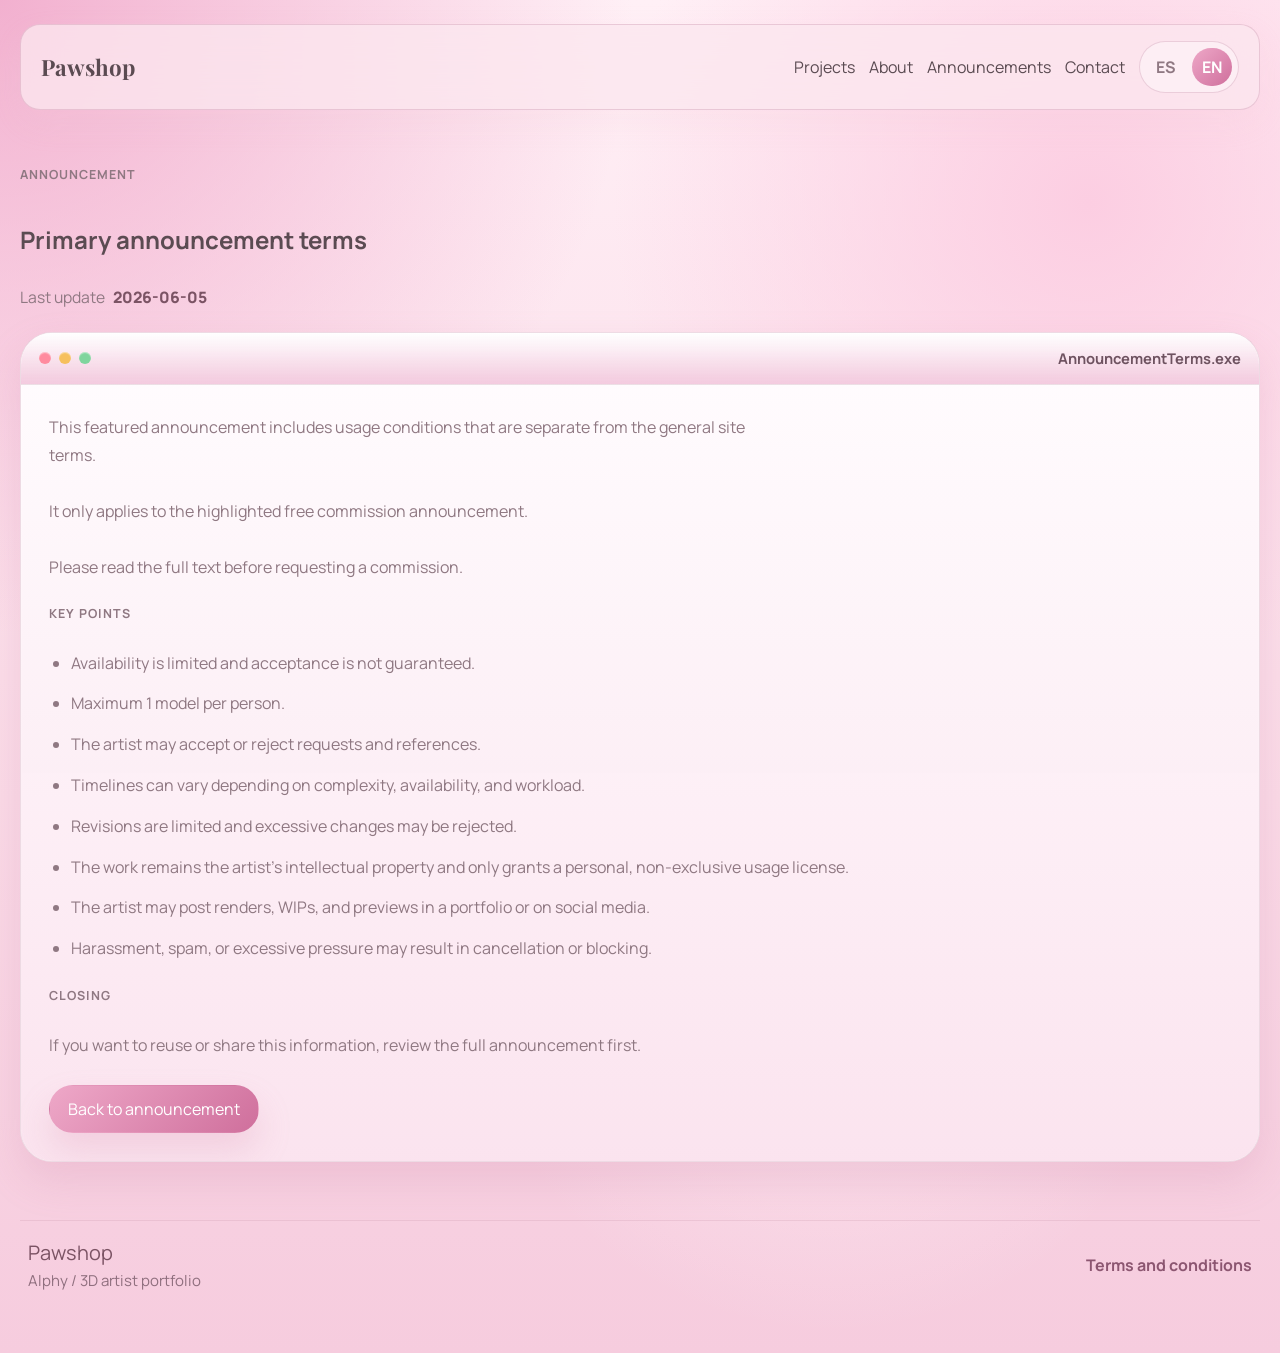
<file: announcement-terms.html>
<!DOCTYPE html>
<html lang="en">
  <head>
    <meta charset="UTF-8" />
    <meta name="viewport" content="width=device-width, initial-scale=1.0" />
    <title>Terminos del comunicado | Pawshop</title>
    <meta
      name="description"
      content="Terminos del comunicado principal del portfolio de Pawshop."
    />
    <link rel="preconnect" href="https://fonts.googleapis.com" />
    <link rel="preconnect" href="https://fonts.gstatic.com" crossorigin />
    <link
      href="https://fonts.googleapis.com/css2?family=Manrope:wght@400;500;600;700;800&family=Playfair+Display:wght@500;600;700;800&display=swap"
      rel="stylesheet"
    />
    <link rel="stylesheet" href="./styles.css?v=21" />
  </head>
  <body>
    <div class="page-shell terms-shell">
      <header class="topbar">
        <a class="brand" href="./index.html">Pawshop</a>
        <nav class="nav">
          <a href="./index.html#proyectos" data-i18n="nav.projects">Proyectos</a>
          <a href="./index.html#sobre-mi" data-i18n="nav.about">Sobre mi</a>
          <a href="./index.html#comunicados" data-i18n="nav.announcements">Comunicados</a>
          <a href="./index.html#contacto" data-i18n="nav.contact">Contacto</a>
          <button class="lang-toggle" type="button" id="lang-toggle" aria-label="Cambiar idioma">
            <span data-lang-option="es">ES</span>
            <span data-lang-option="en">EN</span>
          </button>
        </nav>
      </header>

      <main class="terms-main">
        <section class="terms-hero reveal">
          <p class="eyebrow" data-i18n="announcementTermsPage.eyebrow">Comunicado</p>
          <h1 id="announcement-terms-title">Terminos del comunicado principal</h1>
          <p class="terms-updated">
            <span data-i18n="announcementTermsPage.updated">Ultima actualizacion</span>
            <strong id="announcement-terms-updated-at">2026-05-27</strong>
          </p>
        </section>

        <section class="terms-card window-shell reveal">
          <div class="window-header">
            <div class="window-controls" aria-hidden="true">
              <span class="control control-close"></span>
              <span class="control control-minimize"></span>
              <span class="control control-expand"></span>
            </div>
            <p class="window-title" data-i18n="announcementTermsPage.window">AnnouncementTerms.exe</p>
          </div>
          <div class="window-body terms-body">
            <p id="announcement-terms-intro" class="terms-intro"></p>
            <div class="terms-section">
              <p class="eyebrow" data-i18n="announcementTermsPage.points">Puntos clave</p>
              <ul id="announcement-terms-points" class="terms-points"></ul>
            </div>
            <div class="terms-section">
              <p class="eyebrow" data-i18n="announcementTermsPage.closing">Cierre</p>
              <p id="announcement-terms-closing" class="terms-closing"></p>
            </div>
            <div class="terms-actions">
              <a class="button primary" href="./index.html#comunicados" data-i18n="announcementTermsPage.back">
                Volver al comunicado
              </a>
            </div>
          </div>
        </section>
      </main>

      <footer class="site-footer">
        <div class="site-footer-copy">
          <p class="site-footer-brand">Pawshop</p>
          <p class="site-footer-note">Alphy / 3D artist portfolio</p>
        </div>
        <div class="site-footer-links">
          <a href="./terms.html" data-i18n="footer.terms">Terminos y condiciones</a>
        </div>
      </footer>
    </div>

    <script src="./announcement-terms.js?v=2"></script>
  </body>
</html>
</file>
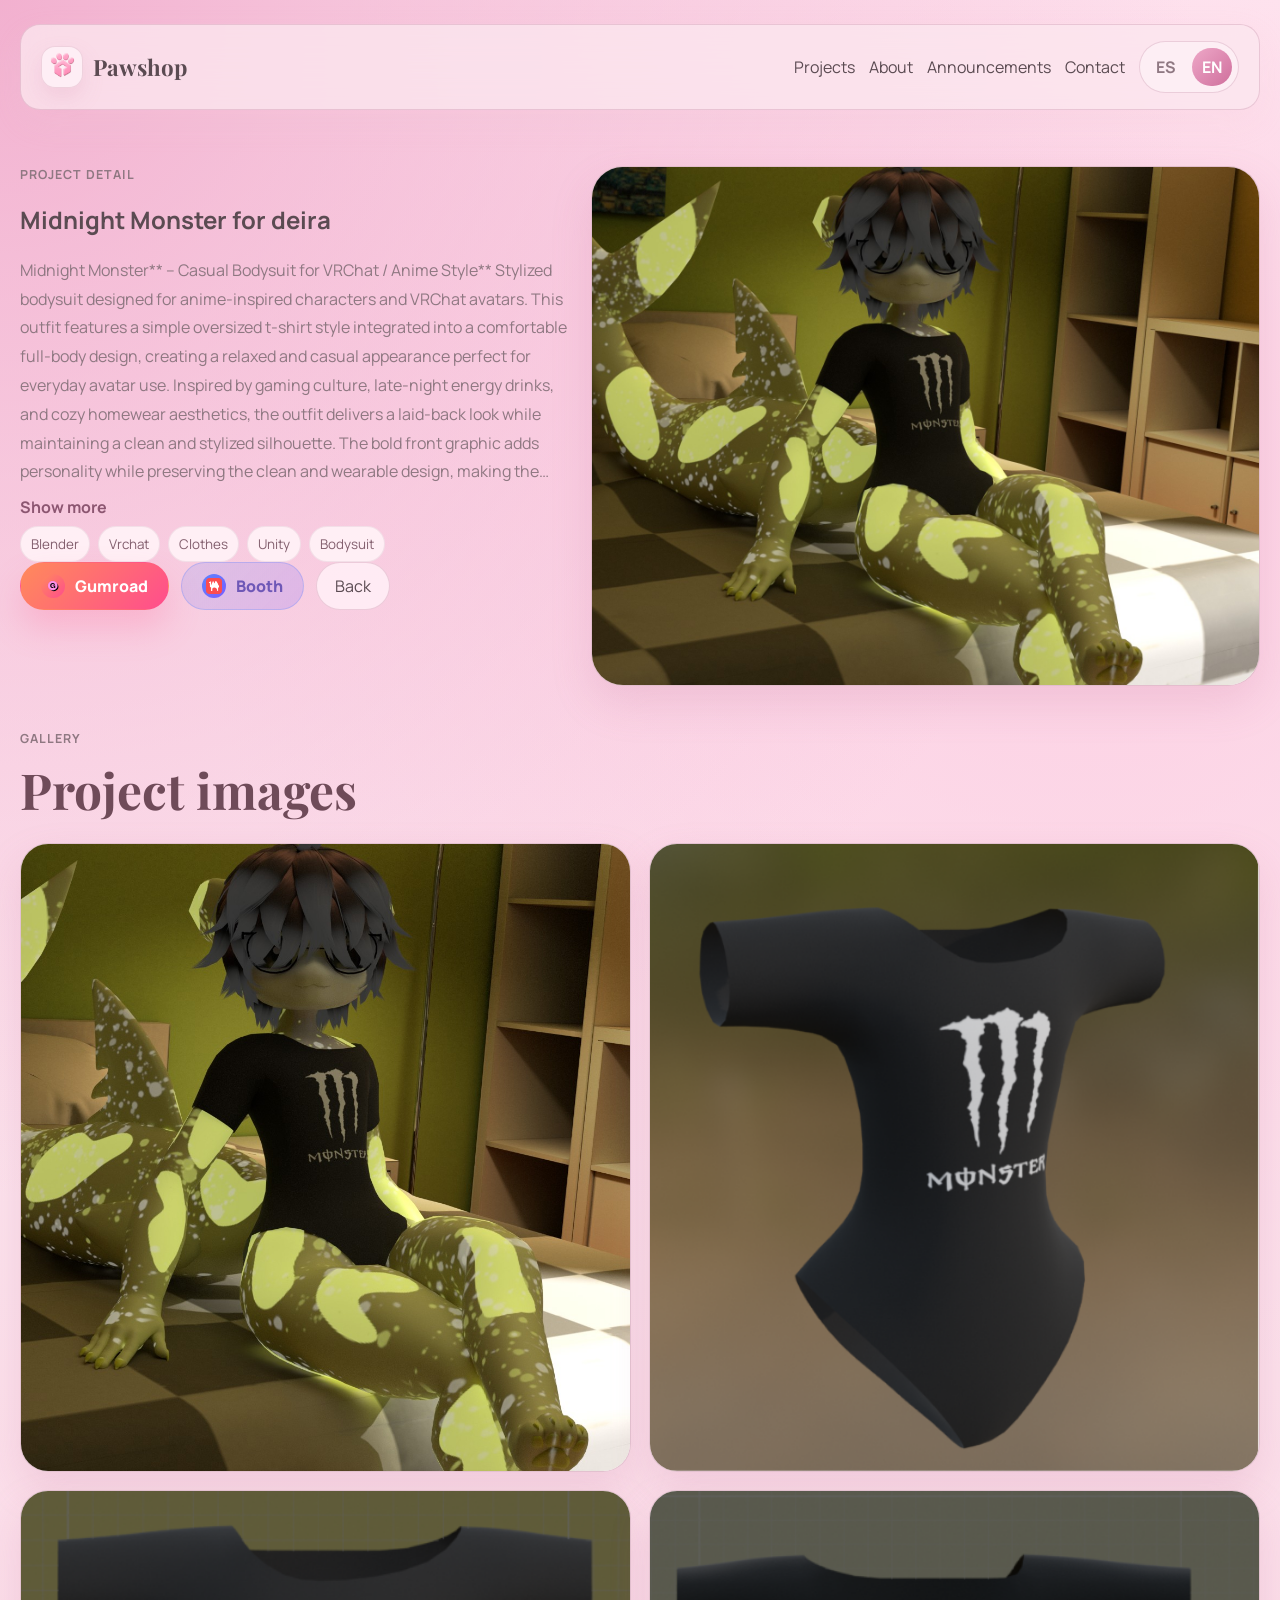
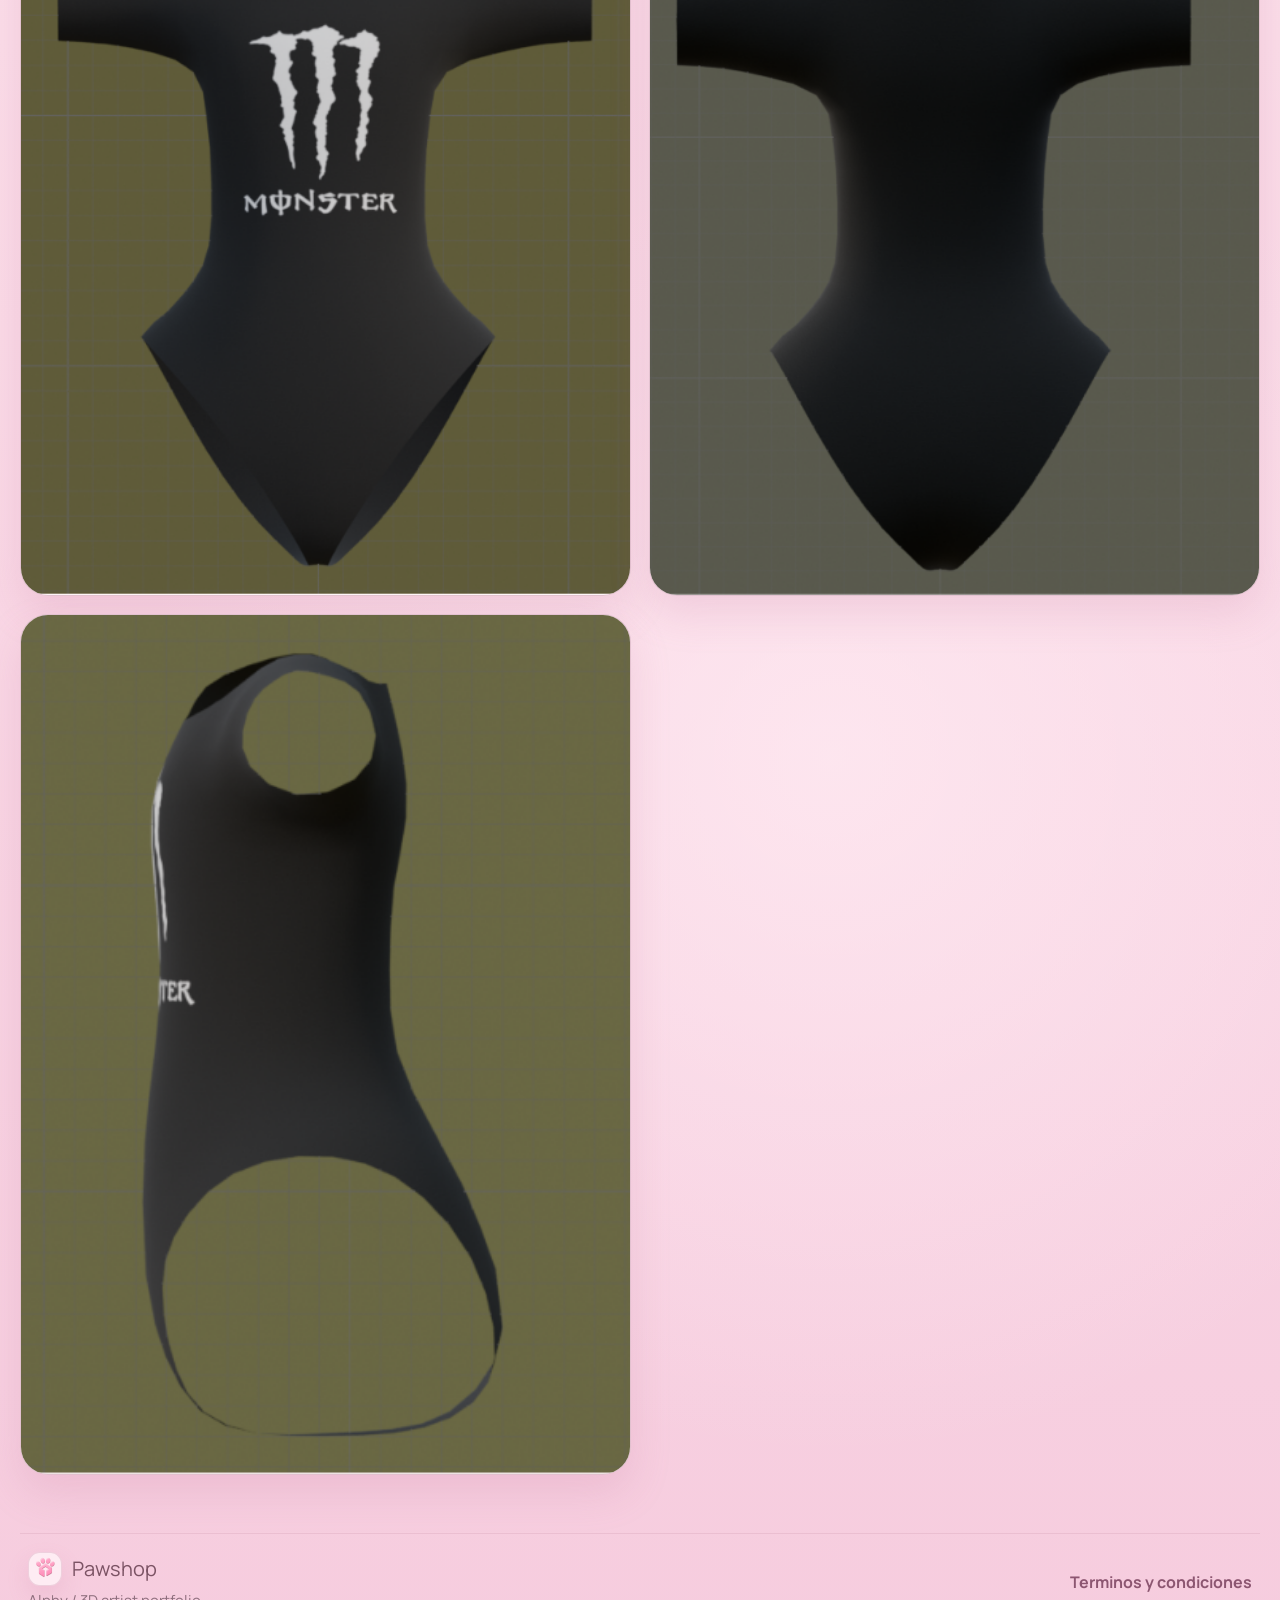
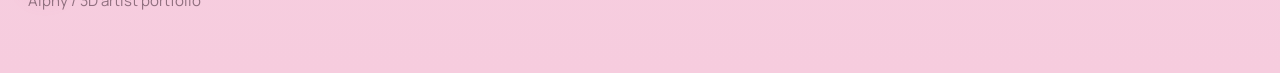
<file: project.html>
<!DOCTYPE html>
<html lang="en">
  <head>
    <meta charset="UTF-8" />
    <meta name="viewport" content="width=device-width, initial-scale=1.0" />
    <title>Proyecto | Alphy</title>
    <meta
      name="description"
      content="Detalle de proyecto del portfolio de Alphy."
    />
    <link rel="preconnect" href="https://fonts.googleapis.com" />
    <link rel="preconnect" href="https://fonts.gstatic.com" crossorigin />
    <link
      href="https://fonts.googleapis.com/css2?family=Manrope:wght@400;500;600;700;800&family=Playfair+Display:wght@500;600;700;800&display=swap"
      rel="stylesheet"
    />
    <link rel="icon" type="image/png" href="./images/brand/pawshop-logo.png" />
    <link rel="apple-touch-icon" href="./images/brand/pawshop-logo.png" />
    <link rel="stylesheet" href="./styles.css?v=21" />
  </head>
  <body>
    <div class="page-shell project-shell">
      <header class="topbar">
        <a class="brand" href="./index.html" aria-label="Pawshop">
          <span class="brand-mark" aria-hidden="true">
            <img src="./images/brand/pawshop-logo.png" alt="" />
          </span>
          <span class="brand-text">Pawshop</span>
        </a>
        <nav class="nav">
          <a href="./index.html#proyectos" data-i18n="nav.projects">Proyectos</a>
          <a href="./index.html#sobre-mi" data-i18n="nav.about">Sobre mi</a>
          <a href="./index.html#comunicados" data-i18n="nav.announcements">Comunicados</a>
          <a href="./index.html#contacto" data-i18n="nav.contact">Contacto</a>
          <button class="lang-toggle" type="button" id="lang-toggle" aria-label="Cambiar idioma">
            <span data-lang-option="es">ES</span>
            <span data-lang-option="en">EN</span>
          </button>
        </nav>
      </header>

      <main class="project-detail" id="project-detail">
        <section class="project-detail-hero">
          <div class="project-detail-copy reveal">
            <p class="eyebrow" data-i18n="detail.eyebrow">Project Detail</p>
            <h1 id="detail-title">Cargando proyecto...</h1>
            <div class="project-detail-text">
              <p class="project-detail-description is-collapsed" id="detail-description"></p>
              <button class="project-toggle" id="detail-description-toggle" type="button">
                Show more
              </button>
            </div>
            <div class="project-tags" id="detail-tags"></div>
            <div class="hero-actions">
              <a class="button primary" id="detail-gumroad-link" href="#" target="_blank" rel="noreferrer">
                <span class="store-mark store-mark-gumroad" aria-hidden="true">
                  <img src="./images/brand/gumroad.svg" alt="" />
                </span>
                <span data-i18n="detail.gumroad">View Gumroad</span>
              </a>
              <a class="button ghost" id="detail-booth-link" href="#" target="_blank" rel="noreferrer">
                <span class="store-mark store-mark-booth" aria-hidden="true">
                  <img src="./images/brand/booth.svg" alt="" />
                </span>
                <span data-i18n="detail.booth">View Booth</span>
              </a>
              <a class="button ghost" href="./index.html#proyectos" data-i18n="detail.back">Volver</a>
            </div>
          </div>
          <div class="project-detail-cover reveal" id="detail-cover"></div>
        </section>

        <section class="project-gallery-section reveal">
          <div class="section-heading">
            <p class="eyebrow" data-i18n="detail.galleryEyebrow">Gallery</p>
            <h2 data-i18n="detail.galleryTitle">Imagenes del proyecto</h2>
          </div>
          <div class="project-gallery-grid" id="detail-gallery"></div>
        </section>
      </main>

      <footer class="site-footer">
        <div class="site-footer-copy">
          <p class="site-footer-brand">
            <span class="brand-mark" aria-hidden="true">
              <img src="./images/brand/pawshop-logo.png" alt="" />
            </span>
            <span class="brand-text">Pawshop</span>
          </p>
          <p class="site-footer-note">Alphy / 3D artist portfolio</p>
        </div>
        <div class="site-footer-links">
          <a href="./terms.html" data-i18n="footer.terms">Terminos y condiciones</a>
        </div>
      </footer>
    </div>

    <script src="./project-detail.js?v=3"></script>
  </body>
</html>
</file>
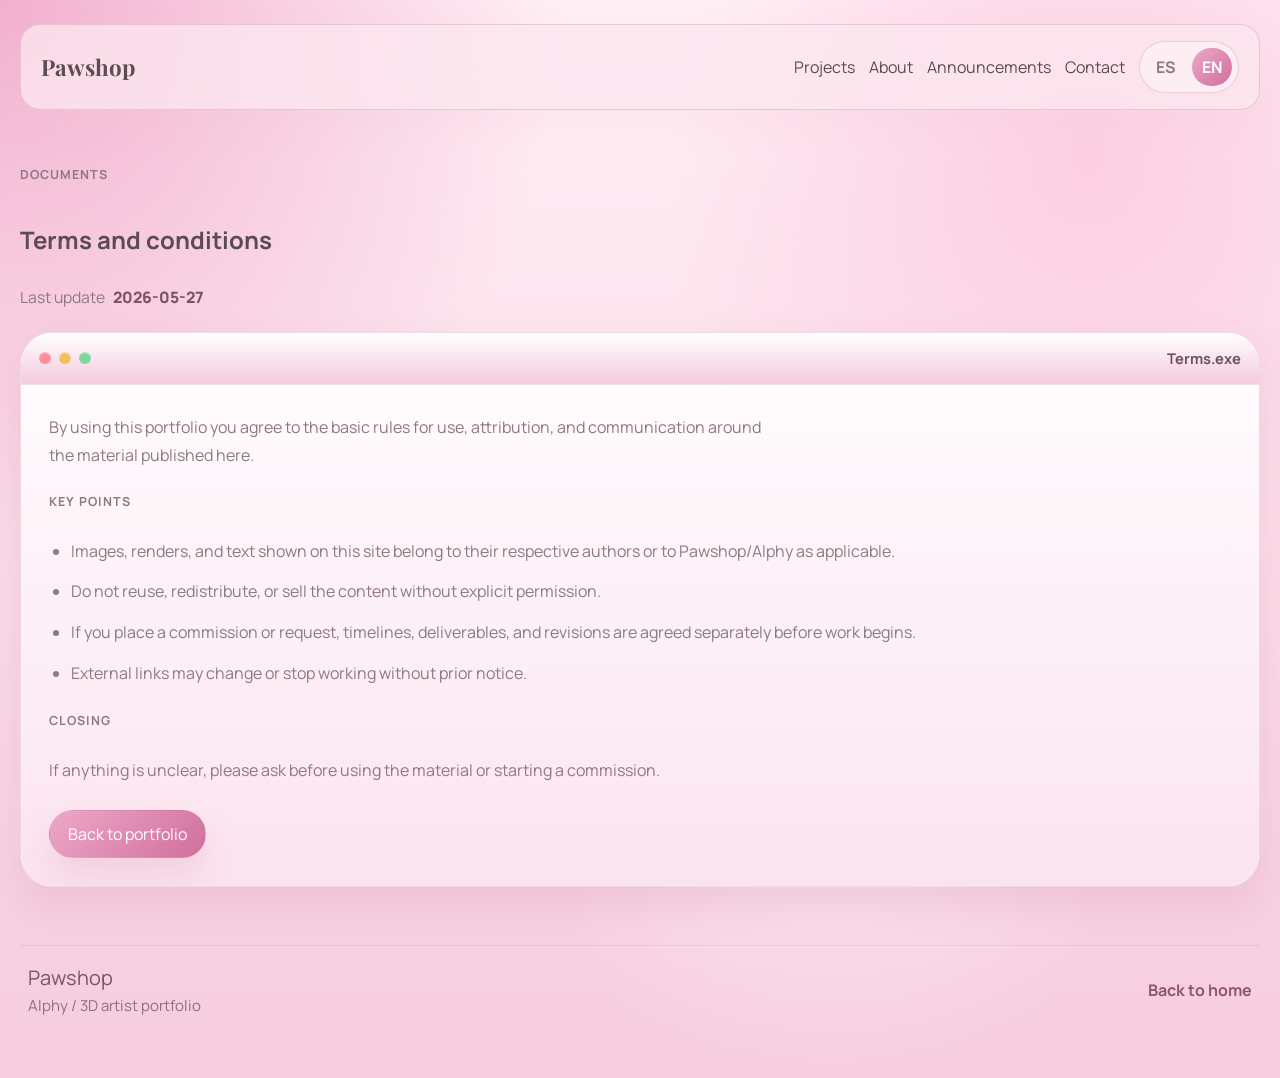
<file: terms.html>
<!DOCTYPE html>
<html lang="en">
  <head>
    <meta charset="UTF-8" />
    <meta name="viewport" content="width=device-width, initial-scale=1.0" />
    <title>Terminos y condiciones | Pawshop</title>
    <meta
      name="description"
      content="Terminos y condiciones del portfolio de Pawshop."
    />
    <link rel="preconnect" href="https://fonts.googleapis.com" />
    <link rel="preconnect" href="https://fonts.gstatic.com" crossorigin />
    <link
      href="https://fonts.googleapis.com/css2?family=Manrope:wght@400;500;600;700;800&family=Playfair+Display:wght@500;600;700;800&display=swap"
      rel="stylesheet"
    />
    <link rel="stylesheet" href="./styles.css?v=21" />
  </head>
  <body>
    <div class="page-shell terms-shell">
      <header class="topbar">
        <a class="brand" href="./index.html">Pawshop</a>
        <nav class="nav">
          <a href="./index.html#proyectos" data-i18n="nav.projects">Proyectos</a>
          <a href="./index.html#sobre-mi" data-i18n="nav.about">Sobre mi</a>
          <a href="./index.html#comunicados" data-i18n="nav.announcements">Comunicados</a>
          <a href="./index.html#contacto" data-i18n="nav.contact">Contacto</a>
          <button class="lang-toggle" type="button" id="lang-toggle" aria-label="Cambiar idioma">
            <span data-lang-option="es">ES</span>
            <span data-lang-option="en">EN</span>
          </button>
        </nav>
      </header>

      <main class="terms-main">
        <section class="terms-hero reveal">
          <p class="eyebrow" data-i18n="terms.eyebrow">Documentos</p>
          <h1 id="terms-title">Terminos y condiciones</h1>
          <p class="terms-updated">
            <span data-i18n="terms.updated">Ultima actualizacion</span>
            <strong id="terms-updated-at">2026-05-27</strong>
          </p>
        </section>

        <section class="terms-card window-shell reveal">
          <div class="window-header">
            <div class="window-controls" aria-hidden="true">
              <span class="control control-close"></span>
              <span class="control control-minimize"></span>
              <span class="control control-expand"></span>
            </div>
            <p class="window-title" data-i18n="terms.window">Terminos.exe</p>
          </div>
          <div class="window-body terms-body">
            <p id="terms-intro" class="terms-intro"></p>
            <div class="terms-section">
              <p class="eyebrow" data-i18n="terms.points">Puntos clave</p>
              <ul id="terms-points" class="terms-points"></ul>
            </div>
            <div class="terms-section">
              <p class="eyebrow" data-i18n="terms.closing">Cierre</p>
              <p id="terms-closing" class="terms-closing"></p>
            </div>
            <div class="terms-actions">
              <a class="button primary" href="./index.html" data-i18n="terms.back">Volver al portfolio</a>
            </div>
          </div>
        </section>
      </main>

      <footer class="site-footer">
        <div class="site-footer-copy">
          <p class="site-footer-brand">Pawshop</p>
          <p class="site-footer-note">Alphy / 3D artist portfolio</p>
        </div>
        <div class="site-footer-links">
          <a href="./index.html" data-i18n="terms.home">Volver al inicio</a>
        </div>
      </footer>
    </div>

    <script src="./terms.js?v=2"></script>
  </body>
</html>
</file>
<file: styles.css>
:root {
  --bg: #fde6f0;
  --bg-strong: #f8d3e2;
  --surface: rgba(251, 225, 237, 0.86);
  --surface-strong: rgba(255, 241, 247, 0.94);
  --border: rgba(182, 109, 142, 0.26);
  --text: #5b4b52;
  --text-soft: #8f7882;
  --accent: #f7cade;
  --accent-strong: #eea8c8;
  --accent-deep: #cf6f9c;
  --shadow: 0 24px 64px rgba(205, 116, 155, 0.22);
}

* {
  box-sizing: border-box;
}

html {
  scroll-behavior: smooth;
}

body {
  margin: 0;
  min-height: 100vh;
  background:
    radial-gradient(circle at top left, rgba(240, 166, 201, 0.86), transparent 34%),
    radial-gradient(circle at 85% 15%, rgba(252, 204, 225, 0.94), transparent 30%),
    radial-gradient(circle at 65% 72%, rgba(255, 236, 243, 0.7), transparent 28%),
    linear-gradient(180deg, #fff0f6 0%, #fbdde9 50%, #f6ccde 100%);
  color: var(--text);
  font-family: "Manrope", sans-serif;
}

body.editor-open {
  overflow: hidden;
}

body.editor-open .manage-switcher {
  opacity: 1;
  pointer-events: auto;
  transform: translateX(-50%) translateY(0);
}

a {
  color: inherit;
  text-decoration: none;
}

button,
input,
textarea {
  font: inherit;
}

.page-shell {
  width: min(1240px, calc(100% - 32px));
  margin: 0 auto;
  padding: 24px 0 56px;
}

.topbar {
  position: sticky;
  top: 16px;
  z-index: 20;
  display: flex;
  justify-content: space-between;
  align-items: center;
  gap: 24px;
  padding: 16px 20px;
  border: 1px solid var(--border);
  border-radius: 20px;
  background: rgba(251, 231, 239, 0.78);
  backdrop-filter: blur(18px);
  box-shadow: 0 12px 32px rgba(241, 197, 214, 0.16);
}

.brand,
.hero h1,
.section-heading h2,
.window-body h2,
.drawer-header h2,
.project-card h3,
.announcement-card h3,
.project-empty h3 {
  font-family: "Playfair Display", serif;
}

.brand {
  display: inline-flex;
  align-items: center;
  gap: 10px;
  font-size: 1.4rem;
  font-weight: 700;
}

.brand-mark {
  display: inline-flex;
  align-items: center;
  justify-content: center;
  width: 42px;
  height: 42px;
  border-radius: 14px;
  overflow: hidden;
  border: 1px solid rgba(182, 109, 142, 0.22);
  background: rgba(255, 241, 247, 0.85);
  box-shadow: 0 10px 22px rgba(205, 116, 155, 0.16);
  flex: 0 0 auto;
}

.brand-mark img {
  width: 100%;
  height: 100%;
  display: block;
  object-fit: cover;
}

.brand-text {
  line-height: 1;
}

.nav {
  display: flex;
  align-items: center;
  gap: 14px;
  flex-wrap: wrap;
}

.lang-toggle {
  display: inline-flex;
  align-items: center;
  gap: 6px;
  padding: 6px;
  border-radius: 999px;
  border: 1px solid var(--border);
  background: rgba(253, 239, 245, 0.92);
  cursor: pointer;
}

.lang-toggle span {
  min-width: 36px;
  padding: 8px 10px;
  border-radius: 999px;
  font-weight: 700;
  color: var(--text-soft);
}

.lang-toggle span.is-active {
  background: linear-gradient(135deg, var(--accent-strong), var(--accent-deep));
  color: #ffffff;
}

.nav a,
.nav-button,
.text-button,
.icon-button {
  color: var(--text);
  background: transparent;
  border: 0;
  cursor: pointer;
}

.nav-button,
.icon-button {
  padding: 10px 14px;
  border-radius: 999px;
  border: 1px solid var(--border);
  background: rgba(253, 239, 245, 0.92);
}

.hero {
  display: grid;
  grid-template-columns: minmax(0, 1.1fr) minmax(300px, 0.9fr);
  gap: 48px;
  align-items: center;
  padding: 72px 0 32px;
}

.eyebrow {
  margin: 0 0 10px;
  color: var(--text-soft);
  text-transform: uppercase;
  letter-spacing: 0.08em;
  font-size: 0.78rem;
  font-weight: 700;
}

.hero h1 {
  margin: 0;
  font-size: clamp(3.7rem, 10vw, 7rem);
  line-height: 0.95;
  color: #684b59;
}

.hero-quote {
  margin: 18px 0 12px;
  max-width: 28ch;
  font-size: 1.3rem;
  line-height: 1.35;
  color: #86626f;
}

.hero-description,
.section-heading p,
.window-body p,
.project-description,
.item-description,
.announcement-card p {
  line-height: 1.75;
  color: var(--text-soft);
}

.hero-actions,
.form-actions,
.drawer-tools {
  display: flex;
  flex-wrap: wrap;
  gap: 12px;
}

.button {
  display: inline-flex;
  align-items: center;
  justify-content: center;
  min-height: 48px;
  padding: 0 18px;
  border-radius: 999px;
  border: 1px solid transparent;
  transition: transform 180ms ease, box-shadow 180ms ease, border-color 180ms ease,
    background 180ms ease;
}

.button:hover,
.nav-button:hover,
.icon-button:hover,
.text-button:hover,
.project-card:hover {
  transform: translateY(-1px);
}

.button.primary {
  background: linear-gradient(135deg, var(--accent-strong), var(--accent-deep));
  color: #ffffff;
  box-shadow: 0 18px 32px rgba(220, 150, 180, 0.28);
}

.button.ghost,
.upload-button {
  border-color: var(--border);
  background: rgba(255, 239, 246, 0.88);
}

#detail-gumroad-link,
#detail-booth-link {
  gap: 10px;
  padding-inline: 20px;
  font-weight: 800;
}

#detail-gumroad-link {
  background: linear-gradient(135deg, #ff8a5b, #ff4d8d);
  box-shadow: 0 18px 32px rgba(255, 105, 150, 0.26);
}

#detail-booth-link {
  background: linear-gradient(135deg, rgba(92, 133, 255, 0.16), rgba(122, 92, 255, 0.2));
  border-color: rgba(92, 133, 255, 0.28);
  color: #6f58b7;
}

.hero-art {
  position: relative;
  min-height: 520px;
  display: grid;
  align-items: center;
}

.hero-photo-frame {
  position: relative;
  width: min(100%, 470px);
  margin-left: auto;
  border-radius: 34px;
  overflow: hidden;
  border: 1px solid rgba(255, 255, 255, 0.8);
  box-shadow: var(--shadow);
  background: rgba(255, 240, 246, 0.72);
}

.hero-photo-frame::after {
  content: "";
  position: absolute;
  inset: auto 0 0 0;
  height: 28%;
  background: linear-gradient(180deg, rgba(255, 255, 255, 0), rgba(247, 202, 222, 0.36));
  pointer-events: none;
}

.hero-photo {
  display: block;
  width: 100%;
  aspect-ratio: 4 / 5;
  object-fit: cover;
}

.desktop-layout {
  display: grid;
  gap: 24px;
  padding-bottom: 24px;
}

.desktop-columns {
  display: grid;
  grid-template-columns: minmax(0, 1.45fr) minmax(300px, 0.85fr);
  gap: 24px;
  align-items: start;
}

.sidebar-stack {
  display: grid;
  gap: 20px;
}

.window-shell,
.drawer-panel,
.project-detail-cover,
.gallery-item {
  display: block;
  border: 1px solid rgba(164, 89, 124, 0.3);
  background: rgba(255, 244, 249, 0.94);
  box-shadow:
    0 18px 40px rgba(195, 111, 147, 0.18),
    0 0 0 1px rgba(255, 255, 255, 0.4) inset;
  backdrop-filter: blur(16px);
}

.window-shell {
  border-radius: 28px;
  overflow: hidden;
  outline: 1px solid rgba(255, 255, 255, 0.38);
  outline-offset: -1px;
}

.window-header {
  display: flex;
  align-items: center;
  justify-content: space-between;
  gap: 14px;
  min-height: 52px;
  padding: 12px 18px;
  border-bottom: 1px solid rgba(171, 111, 137, 0.22);
  background:
    linear-gradient(180deg, rgba(255, 255, 255, 0.98), rgba(242, 198, 220, 0.92)),
    rgba(255, 255, 255, 0.55);
}

.window-controls {
  display: flex;
  gap: 8px;
}

.control {
  display: block;
  width: 12px;
  height: 12px;
  border-radius: 999px;
  box-shadow: inset 0 1px 1px rgba(255, 255, 255, 0.5);
}

.control-close {
  background: #ff8b9f;
}

.control-minimize {
  background: #f6c05d;
}

.control-expand {
  background: #7fd59d;
}

.window-title {
  margin: 0;
  font-size: 0.92rem;
  font-weight: 700;
  color: #6e5260;
}

.window-body {
  padding: 28px;
  background:
    linear-gradient(180deg, rgba(255, 252, 254, 0.92), rgba(250, 225, 237, 0.88));
}

.presentation-grid {
  display: grid;
  grid-template-columns: minmax(0, 1.25fr) minmax(260px, 0.75fr);
  gap: 24px;
}

.presentation-copy {
  padding: 6px 4px 6px 2px;
}

.window-body h2,
.section-heading h2,
.drawer-header h2 {
  margin: 14px 0 10px;
  font-size: clamp(2rem, 4vw, 3.1rem);
  line-height: 1.03;
  color: #6f4b59;
}

.presentation-panel {
  display: grid;
  gap: 14px;
  align-content: start;
}

.presentation-stat,
.announcement-card,
.contact-list a,
.project-item,
.project-empty {
  border-radius: 22px;
  border: 1px solid rgba(171, 111, 137, 0.18);
  background: rgba(255, 248, 251, 0.95);
  box-shadow: 0 10px 24px rgba(211, 152, 178, 0.14);
}

.presentation-stat {
  padding: 18px;
}

.presentation-stat strong {
  display: block;
  margin-top: 2px;
}

.presentation-stat span,
.announcement-meta {
  display: block;
  margin-bottom: 6px;
  font-size: 0.78rem;
  text-transform: uppercase;
  letter-spacing: 0.08em;
  color: #a0828e;
}

.presentation-stat strong {
  color: #6f4b59;
  font-size: 1.02rem;
}

.section-heading {
  max-width: 760px;
  margin-bottom: 28px;
}

.projects-grid {
  display: grid;
  grid-template-columns: repeat(2, minmax(0, 1fr));
  gap: 20px;
}

.presentation-window .window-body,
.projects-window .window-body,
.announcements-window .window-body,
.contact-window .window-body {
  position: relative;
}

.presentation-window .window-body::before,
.projects-window .window-body::before,
.announcements-window .window-body::before,
.contact-window .window-body::before {
  content: "";
  position: absolute;
  inset: 0;
  background:
    linear-gradient(135deg, rgba(255, 255, 255, 0.25), transparent 30%),
    repeating-linear-gradient(
      180deg,
      rgba(255, 255, 255, 0.06) 0,
      rgba(255, 255, 255, 0.06) 1px,
      transparent 1px,
      transparent 24px
    );
  pointer-events: none;
}

.presentation-window .window-body > *,
.projects-window .window-body > *,
.announcements-window .window-body > *,
.contact-window .window-body > * {
  position: relative;
  z-index: 1;
}

.project-card {
  display: grid;
  min-height: 460px;
  border-radius: 28px;
  overflow: hidden;
  transition: transform 180ms ease;
}

.project-empty {
  padding: 32px;
  box-shadow: var(--shadow);
}

.project-empty h3 {
  margin: 10px 0 8px;
  font-size: 2rem;
  color: #704c5d;
}

.project-empty p:last-child {
  margin-bottom: 0;
}

.project-visual {
  position: relative;
  display: block;
  min-height: 250px;
  padding: 18px;
  background: linear-gradient(160deg, rgba(255, 255, 255, 0.08), rgba(255, 255, 255, 0));
  background-repeat: no-repeat;
  overflow: hidden;
}

.project-badge {
  position: relative;
  z-index: 1;
  display: inline-flex;
  padding: 10px 12px;
  border-radius: 999px;
  background: rgba(255, 255, 255, 0.75);
  font-size: 0.78rem;
  text-transform: uppercase;
  letter-spacing: 0.06em;
  color: #805b69;
}

.project-content {
  display: grid;
  align-content: start;
  gap: 10px;
  padding: 24px;
  background: rgba(252, 226, 237, 0.82);
}

.project-card h3 {
  margin: 0;
  font-size: 1.8rem;
  color: #704c5d;
}

.project-tags {
  display: flex;
  flex-wrap: wrap;
  gap: 8px;
}

.project-tags span {
  padding: 8px 10px;
  border-radius: 999px;
  background: rgba(255, 243, 248, 0.9);
  border: 1px solid rgba(155, 111, 131, 0.12);
  color: #835f6e;
  font-size: 0.84rem;
}

.project-link {
  width: fit-content;
  margin-top: 4px;
  color: #8c5671;
  font-weight: 700;
  display: inline-flex;
  align-items: center;
  gap: 8px;
}

.project-links {
  display: flex;
  flex-wrap: wrap;
  gap: 14px;
}

.store-mark {
  display: inline-flex;
  align-items: center;
  justify-content: center;
  width: 24px;
  height: 24px;
  border-radius: 999px;
  overflow: hidden;
}

.store-mark img {
  width: 16px;
  height: 16px;
  display: block;
}

.store-mark-gumroad {
  background: linear-gradient(135deg, #ff8a5b, #ff4d8d);
  color: #ffffff;
}

.store-mark-booth {
  background: linear-gradient(135deg, #5c85ff, #7a5cff);
  color: #ffffff;
}

.project-description,
.project-detail-description {
  margin: 0;
  overflow: hidden;
  transition: max-height 220ms ease;
}

.project-description.is-collapsed {
  display: -webkit-box;
  -webkit-line-clamp: 4;
  -webkit-box-orient: vertical;
}

.project-detail-description.is-collapsed {
  display: -webkit-box;
  -webkit-line-clamp: 8;
  -webkit-box-orient: vertical;
}

.project-toggle {
  width: fit-content;
  padding: 0;
  border: 0;
  background: transparent;
  color: #8c5671;
  font-weight: 700;
  cursor: pointer;
}

.project-toggle[hidden] {
  display: none;
}

.announcement-list {
  display: grid;
  gap: 14px;
}

.announcement-feature {
  margin-bottom: 24px;
}

.announcement-card {
  position: relative;
  overflow: hidden;
  padding: 18px;
}

.announcement-layout {
  display: grid;
  grid-template-columns: minmax(0, 1.15fr) minmax(220px, 0.85fr);
  gap: 18px;
  align-items: stretch;
}

.announcement-copy {
  display: grid;
  align-content: start;
  gap: 10px;
}

.announcement-head {
  display: flex;
  flex-wrap: wrap;
  align-items: center;
  gap: 10px;
}

.announcement-type-badge {
  display: inline-flex;
  align-items: center;
  padding: 7px 11px;
  border-radius: 999px;
  background: rgba(231, 156, 190, 0.18);
  color: #8d5d72;
  font-size: 0.74rem;
  font-weight: 800;
  letter-spacing: 0.08em;
  text-transform: uppercase;
}

.announcement-card--primary {
  border-color: rgba(207, 111, 156, 0.3);
  background:
    linear-gradient(180deg, rgba(255, 249, 252, 0.98), rgba(255, 240, 247, 0.96)),
    rgba(255, 248, 251, 0.98);
  box-shadow: 0 20px 54px rgba(205, 116, 155, 0.2);
  padding: 28px;
}

.announcement-card--primary::before {
  content: "";
  position: absolute;
  inset: 0 auto auto 0;
  width: 100%;
  height: 5px;
  background: linear-gradient(90deg, var(--announcement-accent, var(--accent-strong)), rgba(255, 255, 255, 0));
}

.announcement-card--primary .announcement-layout {
  grid-template-columns: 1fr;
  gap: 22px;
}

.announcement-card--primary.announcement-card--has-image .announcement-layout {
  grid-template-columns: minmax(0, 1.1fr) minmax(260px, 0.9fr);
}

.announcement-card--secondary {
  background: rgba(255, 248, 251, 0.95);
  padding: 20px;
}

.announcement-card--secondary .announcement-layout {
  grid-template-columns: 1fr;
  gap: 12px;
}

.announcement-card--secondary .announcement-copy {
  gap: 8px;
}

.announcement-empty-card {
  opacity: 0.92;
}

.announcement-image {
  margin-bottom: 0;
  width: 100%;
  min-height: 200px;
  border-radius: 20px;
  background-size: cover;
  background-position: center;
  background-repeat: no-repeat;
  border: 1px solid rgba(171, 111, 137, 0.16);
  box-shadow: 0 8px 18px rgba(211, 152, 178, 0.12);
}

.announcement-card--primary .announcement-image {
  min-height: 280px;
}

.announcement-card--secondary .announcement-image {
  min-height: 180px;
  aspect-ratio: 16 / 9;
}

.announcement-card h3 {
  margin: 0 0 8px;
  font-size: 1.3rem;
  color: #704c5d;
}

.announcement-card--primary h3 {
  font-size: clamp(2rem, 4vw, 3rem);
  line-height: 1.04;
  margin-bottom: 10px;
}

.announcement-card--primary .announcement-body {
  font-size: 1.08rem;
  max-width: 60ch;
}

.announcement-card--secondary h3 {
  font-size: 1.7rem;
  line-height: 1.08;
  margin-bottom: 6px;
}

.announcement-card--secondary .announcement-body {
  max-width: 58ch;
}

.announcement-progress {
  display: grid;
  gap: 8px;
  margin-top: 8px;
}

.announcement-progress-label {
  font-size: 0.74rem;
  font-weight: 800;
  letter-spacing: 0.08em;
  text-transform: uppercase;
  color: #9e808c;
}

.announcement-progress-track {
  height: 12px;
  padding: 3px;
  border-radius: 999px;
  border: 1px solid rgba(171, 111, 137, 0.14);
  background: rgba(235, 209, 221, 0.72);
  overflow: hidden;
}

.announcement-progress-fill {
  width: 0%;
  height: 100%;
  border-radius: inherit;
  background: linear-gradient(90deg, var(--announcement-accent, var(--accent-strong)), var(--accent-deep));
  box-shadow: 0 6px 18px rgba(207, 111, 156, 0.24);
}

.announcement-links {
  display: flex;
  flex-wrap: wrap;
  gap: 10px;
  margin-top: 8px;
}

.announcement-terms {
  display: grid;
  gap: 10px;
  margin-top: 18px;
  padding: 16px;
  border-radius: 22px;
  border: 1px solid rgba(171, 111, 137, 0.16);
  background: rgba(255, 247, 251, 0.8);
}

.announcement-terms-title {
  margin: 0;
  font-weight: 800;
  font-size: 0.98rem;
  letter-spacing: 0.04em;
  text-transform: uppercase;
  color: #8c5671;
}

.announcement-terms-intro,
.announcement-terms-closing {
  margin: 0;
  color: var(--text-soft);
  line-height: 1.75;
}

.announcement-terms-points {
  margin: 0;
  padding-left: 20px;
  color: var(--text-soft);
  line-height: 1.75;
}

.announcements-actions {
  display: flex;
  justify-content: flex-start;
  margin: 8px 0 16px;
}

.announcement-link {
  display: inline-flex;
  align-items: center;
  min-height: 40px;
  padding: 0 14px;
  border-radius: 999px;
  border: 1px solid rgba(171, 111, 137, 0.16);
  background: rgba(255, 255, 255, 0.76);
  color: #8c5671;
  font-weight: 800;
  transition: transform 180ms ease, background 180ms ease, border-color 180ms ease;
}

.announcement-link:hover {
  transform: translateY(-1px);
  background: rgba(255, 244, 249, 0.96);
  border-color: rgba(207, 111, 156, 0.28);
}

.announcement-terms-link {
  margin-top: 10px;
  width: fit-content;
}

.announcement-card--terms-hidden .announcement-terms-link {
  display: none !important;
}

.announcement-card--primary .announcement-type-badge {
  display: none;
}

.contact-list {
  display: grid;
  gap: 14px;
  margin: 22px 0;
}

.contact-list a {
  padding: 14px 16px;
}

.contact-note {
  margin: 0;
}

.site-footer {
  display: flex;
  align-items: center;
  justify-content: space-between;
  gap: 18px;
  margin: 34px 0 0;
  padding: 18px 8px 6px;
  border-top: 1px solid rgba(171, 111, 137, 0.16);
  color: #8f6f7e;
}

.site-footer-copy {
  display: grid;
  gap: 4px;
}

.site-footer-brand {
  display: inline-flex;
  align-items: center;
  gap: 10px;
  margin: 0;
  font-family: var(--font-display);
  font-size: 1.25rem;
  color: #7b5364;
}

.site-footer-brand .brand-mark {
  width: 34px;
  height: 34px;
  border-radius: 12px;
}

.site-footer-note {
  margin: 0;
  font-size: 0.94rem;
}

.site-footer-links {
  display: flex;
  flex-wrap: wrap;
  gap: 12px;
}

.site-footer-links a {
  font-weight: 700;
  color: #8c5671;
}

.footer-link-button {
  padding: 0;
  border: 0;
  background: transparent;
  color: #8c5671;
  font-weight: 700;
  cursor: pointer;
}

.admin-link {
  margin-top: 14px;
  padding: 0;
  border: 0;
  background: transparent;
  color: rgba(91, 75, 82, 0.42);
  font-size: 0.78rem;
  cursor: pointer;
}

.admin-link:hover {
  color: rgba(91, 75, 82, 0.7);
}

.project-shell {
  min-height: 100vh;
}

.project-detail {
  padding: 56px 0 24px;
}

.project-detail-hero {
  display: grid;
  grid-template-columns: minmax(0, 0.9fr) minmax(320px, 1.1fr);
  gap: 24px;
  align-items: stretch;
}

.project-detail-description {
  max-width: 60ch;
  line-height: 1.8;
  color: var(--text-soft);
}

.project-detail-text {
  display: grid;
  gap: 10px;
  margin-bottom: 8px;
}

.project-detail-cover {
  min-height: 520px;
  border-radius: 32px;
  overflow: hidden;
  background: rgba(255, 238, 244, 0.8);
}

.project-detail-cover img,
.gallery-item img {
  display: block;
  width: 100%;
  height: 100%;
  object-fit: cover;
}

.project-detail-cover-fallback {
  background-image: linear-gradient(160deg, rgba(255, 255, 255, 0.12), rgba(255, 255, 255, 0));
}

.project-gallery-section {
  margin-top: 42px;
}

.project-gallery-grid {
  display: grid;
  grid-template-columns: repeat(2, minmax(0, 1fr));
  gap: 18px;
}

.terms-shell {
  min-height: 100vh;
}

.terms-main {
  display: grid;
  gap: 24px;
  padding: 56px 0 24px;
}

.terms-hero {
  display: grid;
  gap: 10px;
  max-width: 72ch;
}

.terms-updated {
  display: flex;
  flex-wrap: wrap;
  gap: 8px;
  align-items: baseline;
  margin: 0;
  color: var(--text-soft);
  font-size: 0.98rem;
}

.terms-updated strong {
  font-weight: 800;
  color: #7b5364;
}

.terms-card {
  overflow: hidden;
  border-radius: 32px;
}

.terms-body {
  display: grid;
  gap: 22px;
}

.terms-intro,
.terms-closing {
  margin: 0;
  max-width: 72ch;
  line-height: 1.85;
  color: var(--text-soft);
  white-space: pre-line;
}

.terms-section {
  display: grid;
  gap: 14px;
}

.terms-points {
  display: grid;
  gap: 12px;
  margin: 0;
  padding-left: 22px;
  color: var(--text-soft);
  line-height: 1.8;
}

.terms-actions {
  display: flex;
  justify-content: flex-start;
  margin-top: 4px;
}

.gallery-item {
  min-height: 320px;
  overflow: hidden;
  border-radius: 28px;
  background: rgba(255, 241, 246, 0.86);
}

.gallery-placeholder {
  display: flex;
  align-items: center;
  justify-content: center;
  padding: 32px;
  text-align: center;
  color: var(--text-soft);
  line-height: 1.7;
}

.editor-drawer {
  position: fixed;
  inset: 0;
  display: grid;
  grid-template-columns: minmax(0, 1fr) min(540px, 100%);
  z-index: 80;
  opacity: 0;
  pointer-events: none;
  transition: opacity 180ms ease;
}

.editor-drawer.is-open {
  opacity: 1;
  pointer-events: auto;
}

.drawer-backdrop {
  background: rgba(108, 76, 90, 0.22);
  backdrop-filter: blur(4px);
}

.drawer-panel {
  height: 100%;
  padding: 108px 24px 24px;
  overflow-y: auto;
  background: rgba(248, 214, 228, 0.96);
  border-radius: 30px 0 0 30px;
}

.manage-switcher {
  position: fixed;
  top: 16px;
  left: 50%;
  z-index: 130;
  display: flex;
  flex-wrap: wrap;
  justify-content: center;
  gap: 10px;
  width: min(92vw, 980px);
  padding: 10px;
  border: 1px solid rgba(182, 109, 142, 0.22);
  border-radius: 999px;
  background: rgba(255, 245, 249, 0.92);
  box-shadow: 0 18px 42px rgba(205, 116, 155, 0.18);
  backdrop-filter: blur(18px);
  opacity: 0;
  pointer-events: none;
  transform: translateX(-50%) translateY(-12px);
  transition: opacity 180ms ease, transform 180ms ease;
}

.manage-switcher-tab {
  min-width: 120px;
  padding: 10px 18px;
  border: 1px solid rgba(171, 111, 137, 0.22);
  border-radius: 999px;
  background: rgba(255, 255, 255, 0.68);
  color: #7b5b6a;
  font-weight: 800;
  letter-spacing: 0.02em;
  cursor: pointer;
  transition: transform 160ms ease, background 160ms ease, border-color 160ms ease, box-shadow 160ms ease;
}

.manage-switcher-tab:hover,
.manage-switcher-tab:focus-visible {
  transform: translateY(-1px);
  border-color: rgba(207, 111, 156, 0.34);
  box-shadow: 0 10px 22px rgba(205, 116, 155, 0.12);
}

.manage-switcher-tab.is-active {
  color: #6e4155;
  background: linear-gradient(180deg, rgba(255, 236, 245, 0.96), rgba(248, 206, 224, 0.98));
  border-color: rgba(207, 111, 156, 0.42);
  box-shadow: 0 14px 26px rgba(205, 116, 155, 0.18);
}

.manage-switcher-tab--soft {
  min-width: 150px;
}

.announcement-drawer {
  grid-template-columns: minmax(0, 1fr) min(560px, 100%);
  z-index: 90;
}

.terms-drawer {
  grid-template-columns: minmax(0, 1fr) min(560px, 100%);
  z-index: 95;
}

.announcement-terms-drawer {
  grid-template-columns: minmax(0, 1fr) min(560px, 100%);
  z-index: 96;
}

body.both-editors-open .editor-drawer {
  grid-template-columns: minmax(0, 1fr) minmax(420px, 50vw);
}

body.both-editors-open .announcement-drawer {
  grid-template-columns: minmax(420px, 50vw) minmax(0, 1fr);
}

body.both-editors-open .editor-drawer .drawer-backdrop,
body.both-editors-open .announcement-drawer .drawer-backdrop {
  background: transparent;
  backdrop-filter: none;
  pointer-events: none;
}

body.both-editors-open .announcement-drawer .drawer-panel {
  grid-column: 1;
  border-radius: 0 30px 30px 0;
}

body.both-editors-open .editor-drawer .drawer-panel {
  grid-column: 2;
}

.drawer-header {
  display: flex;
  justify-content: space-between;
  align-items: start;
  gap: 16px;
  margin-bottom: 20px;
}

.editor-section {
  margin-top: 28px;
  padding-top: 24px;
  border-top: 1px solid rgba(171, 111, 137, 0.18);
}

.editor-section-heading h3 {
  margin: 10px 0 16px;
  font-family: "Playfair Display", serif;
  font-size: 2rem;
  line-height: 1.05;
  color: #6f4b59;
}

.project-form {
  display: grid;
  gap: 14px;
}

.project-form label {
  display: grid;
  gap: 8px;
  font-weight: 600;
  color: #725664;
}

.toggle-field {
  display: flex;
  align-items: center;
  gap: 10px;
  padding: 12px 14px;
  border-radius: 18px;
  border: 1px solid rgba(171, 111, 137, 0.14);
  background: rgba(255, 238, 244, 0.68);
}

.toggle-field input {
  width: 18px;
  height: 18px;
  margin: 0;
  accent-color: var(--accent-deep);
}

.field-hint {
  font-size: 0.84rem;
  line-height: 1.5;
  color: #8f7882;
}

.project-form input,
.project-form textarea {
  width: 100%;
  padding: 14px 16px;
  border-radius: 18px;
  border: 1px solid rgba(171, 111, 137, 0.18);
  background: rgba(255, 238, 244, 0.84);
  color: var(--text);
}

.drawer-tools {
  margin: 18px 0 22px;
}

.editor-note {
  margin: 0 0 18px;
  padding: 14px 16px;
  border-radius: 18px;
  border: 1px solid rgba(171, 111, 137, 0.16);
  background: rgba(255, 238, 244, 0.74);
  color: #7d6170;
  line-height: 1.65;
}

.editor-note code {
  font-family: inherit;
  font-weight: 700;
  color: #8b5671;
}

.project-list {
  display: grid;
  gap: 12px;
}

.project-item {
  display: flex;
  justify-content: space-between;
  gap: 16px;
  padding: 16px;
  position: relative;
}

.project-editor-card {
  align-items: center;
  cursor: grab;
}

.announcement-editor-card {
  align-items: flex-start;
  cursor: grab;
  border-left: 4px solid var(--announcement-accent, #f7cade);
}

.announcement-editor-card .project-item-visual {
  width: 122px;
  min-width: 122px;
  height: 92px;
}

.announcement-editor-card .project-item-copy {
  padding-top: 2px;
}

.announcement-editor-card .item-description {
  display: -webkit-box;
  -webkit-line-clamp: 3;
  -webkit-box-orient: vertical;
  overflow: hidden;
}

.announcement-editor-primary {
  background: rgba(255, 244, 249, 0.98);
}

.project-editor-card.is-dragging {
  opacity: 0.58;
  transform: scale(0.985);
}

.announcement-editor-card.is-dragging {
  opacity: 0.58;
  transform: scale(0.985);
}

.drag-handle {
  display: grid;
  gap: 4px;
  align-content: center;
  width: 22px;
  min-width: 22px;
  padding: 0;
  border: 0;
  border-radius: 999px;
  background: transparent;
  cursor: grab;
  z-index: 2;
}

.drag-handle span {
  display: block;
  width: 6px;
  height: 6px;
  border-radius: 999px;
  background: #ba7c98;
  margin-inline: auto;
  opacity: 0.92;
}

.drag-handle-corner {
  position: absolute;
  top: 12px;
  right: 12px;
}

.project-item-visual {
  width: 108px;
  min-width: 108px;
  height: 88px;
  border-radius: 18px;
  border: 1px solid rgba(171, 111, 137, 0.18);
  background: linear-gradient(145deg, rgba(247, 202, 222, 0.92), rgba(255, 255, 255, 0.9));
  background-size: cover;
  background-position: center;
  box-shadow: 0 8px 18px rgba(211, 152, 178, 0.16);
}

.project-item-copy {
  flex: 1;
  min-width: 0;
}

.project-item-copy .item-title {
  display: block;
  color: #6f4b59;
  font-size: 1rem;
}

.project-item p {
  margin: 8px 0 0;
}

.item-actions {
  display: flex;
  flex-wrap: wrap;
  gap: 10px;
  align-items: start;
}

.text-button {
  padding: 6px 0;
  font-weight: 700;
  color: #965f79;
}

.reveal {
  opacity: 0;
  transform: translateY(24px);
  transition: opacity 500ms ease, transform 500ms ease;
}

.reveal.is-visible {
  opacity: 1;
  transform: translateY(0);
}

@media (max-width: 1080px) {
  .desktop-columns,
  .presentation-grid,
  .project-detail-hero {
    grid-template-columns: 1fr;
  }

  .projects-grid {
    grid-template-columns: 1fr;
  }
}

@media (max-width: 980px) {
  .hero,
  .project-gallery-grid {
    grid-template-columns: 1fr;
  }

  .hero {
    padding-top: 44px;
  }

  .hero-art {
    min-height: 420px;
  }

  .hero-photo-frame {
    margin: 0 auto;
  }

  .announcement-layout {
    grid-template-columns: 1fr;
  }

  .announcement-card--secondary .announcement-layout {
    grid-template-columns: 1fr;
  }
}

@media (max-width: 720px) {
  .page-shell {
    width: min(100% - 20px, 1240px);
    padding-top: 12px;
  }

  .manage-switcher {
    top: 10px;
    width: calc(100vw - 20px);
    border-radius: 26px;
  }

  .manage-switcher-tab {
    min-width: 0;
    flex: 1 1 140px;
    padding: 9px 12px;
  }

  .manage-switcher-tab--soft {
    min-width: 0;
  }

  .topbar {
    position: static;
    padding: 16px;
  }

  .nav {
    gap: 10px;
  }

  .hero h1 {
    font-size: clamp(3.2rem, 18vw, 5rem);
  }

  .hero-quote {
    font-size: 1.1rem;
  }

  .window-body,
  .drawer-panel {
    padding: 18px;
  }

  .drawer-panel {
    padding: 112px 18px 18px;
    border-radius: 24px 24px 0 0;
  }

  .editor-drawer {
    grid-template-columns: 1fr;
    grid-template-rows: 1fr auto;
  }

  .announcement-terms-drawer,
  .terms-drawer {
    grid-template-columns: 1fr;
    grid-template-rows: 1fr auto;
  }

  body.both-editors-open .editor-drawer,
  body.both-editors-open .announcement-drawer {
    grid-template-columns: 1fr;
    grid-template-rows: 1fr auto;
  }

  body.both-editors-open .announcement-drawer .drawer-panel,
  body.both-editors-open .editor-drawer .drawer-panel {
    grid-column: auto;
    border-radius: 24px 24px 0 0;
  }

  body.both-editors-open .editor-drawer .drawer-backdrop,
  body.both-editors-open .announcement-drawer .drawer-backdrop {
    pointer-events: auto;
    background: rgba(108, 76, 90, 0.22);
    backdrop-filter: blur(4px);
  }

  .project-editor-card {
    flex-direction: column;
    align-items: stretch;
  }

  .drag-handle {
    width: 22px;
    min-width: 22px;
  }

  .project-item-visual {
    width: 100%;
    min-width: 0;
    height: 140px;
  }

  .drawer-backdrop {
    grid-row: 1 / -1;
  }

  .site-footer {
    flex-direction: column;
    align-items: flex-start;
  }
}
</file>
